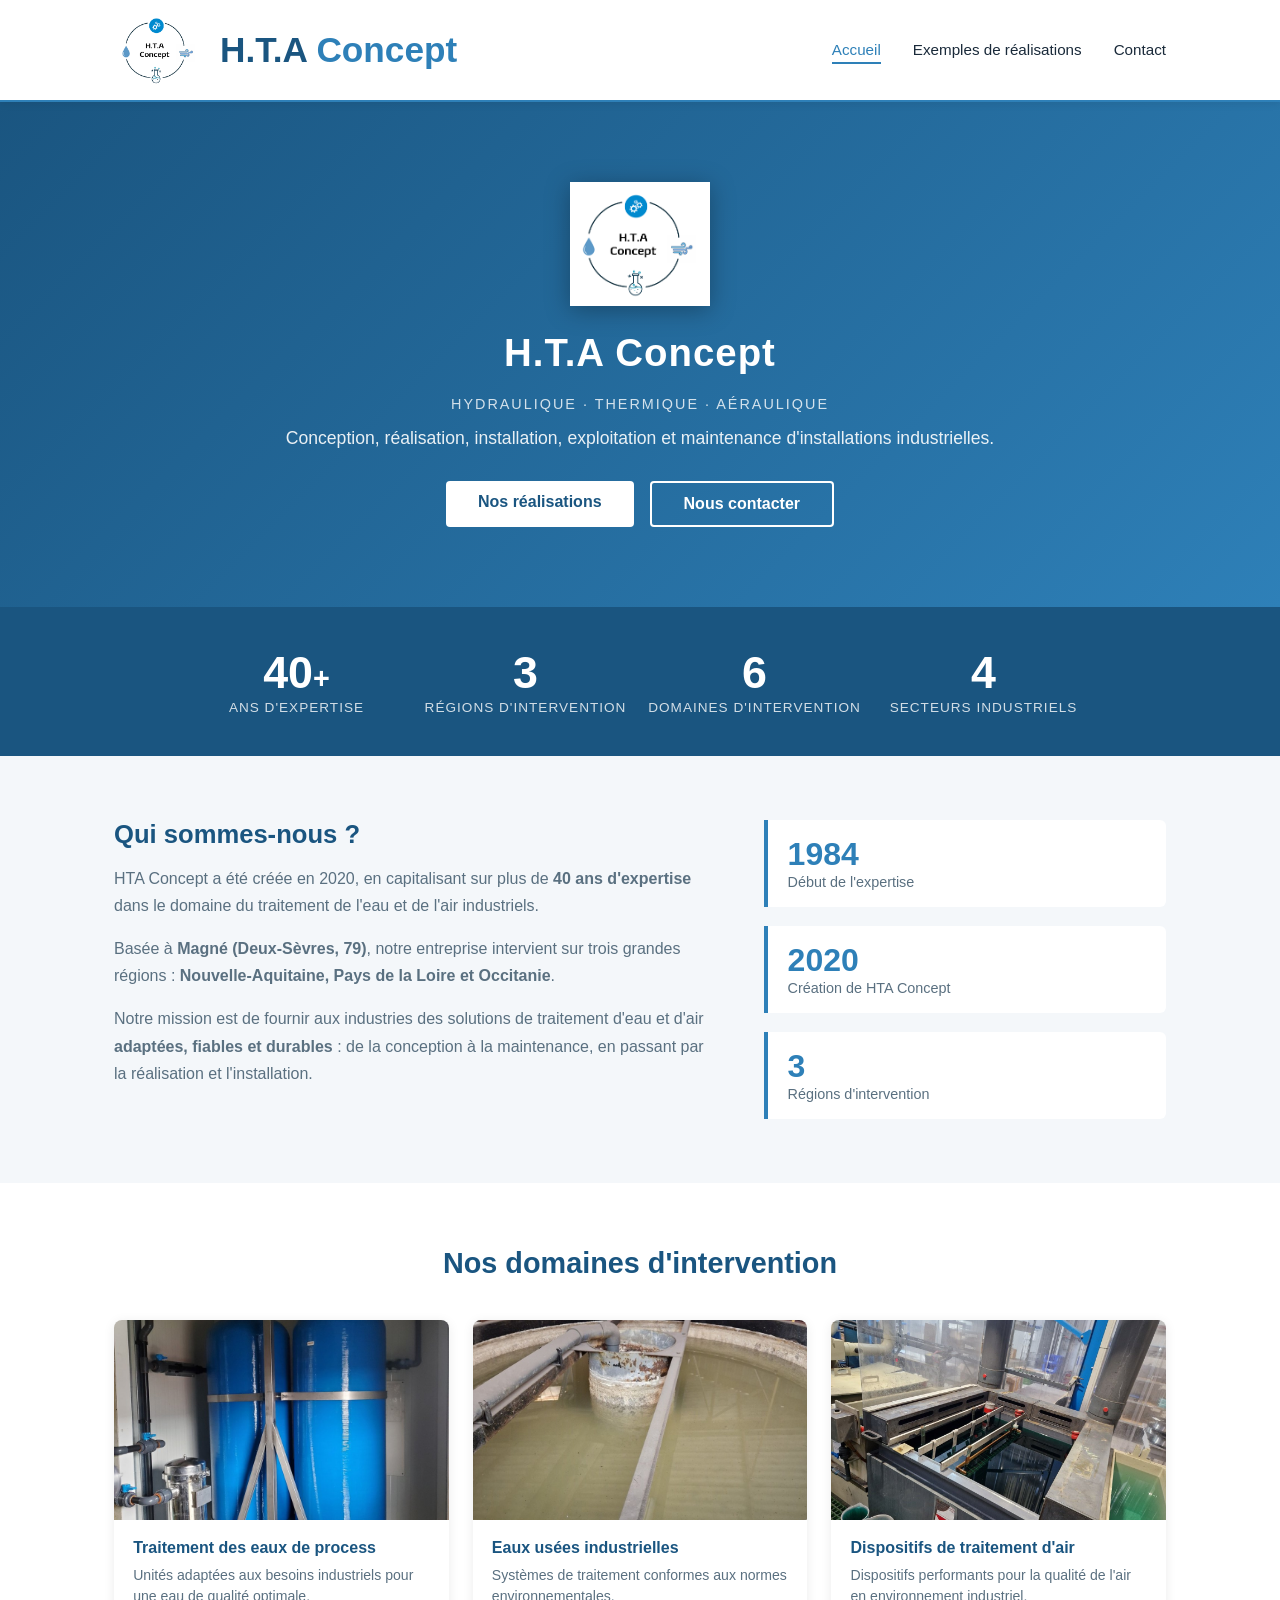
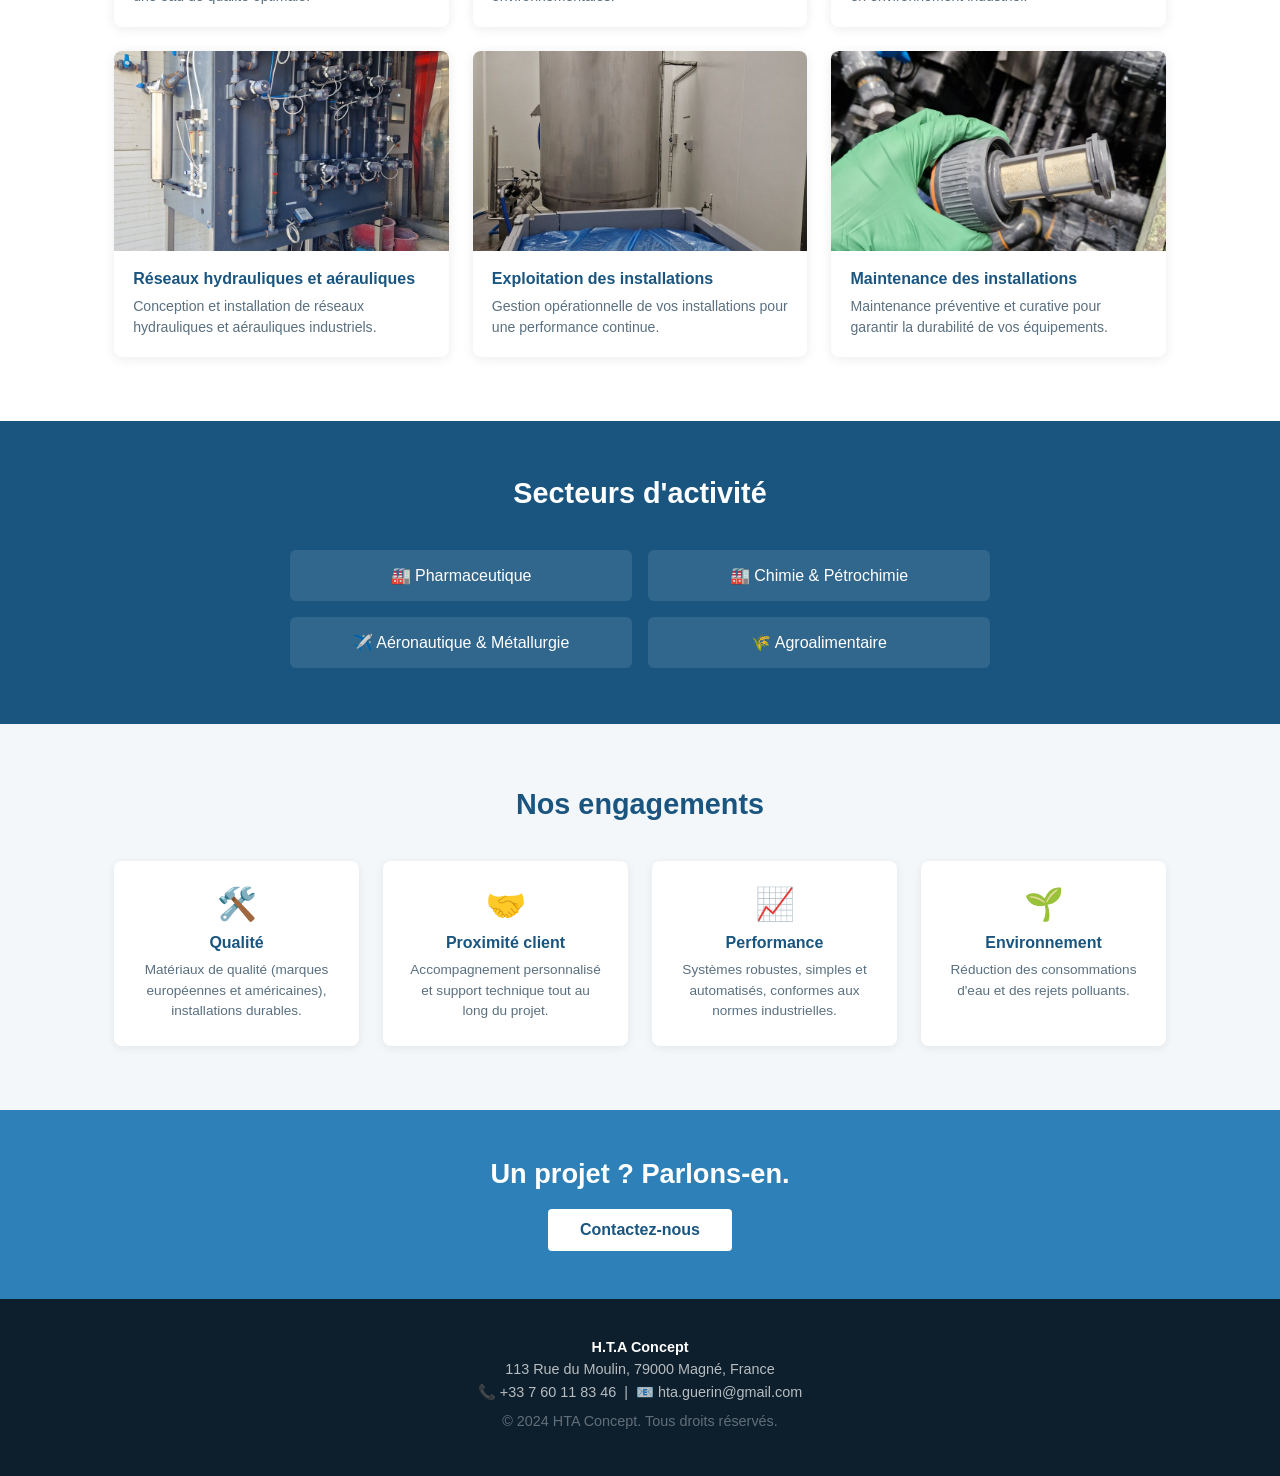
<file: index.html>
<!DOCTYPE html>
<html lang="fr">
<head>
  <meta charset="UTF-8" />
  <meta name="viewport" content="width=device-width, initial-scale=1.0" />
  <title>HTA Concept – Traitement de l'eau et de l'air</title>
  <link rel="stylesheet" href="css/style.css" />
</head>
<body>

  <nav class="navbar">
    <div class="nav-inner">
      <a href="index.html" class="nav-logo">
        <img src="images/image1.png" alt="HTA Concept logo" class="nav-logo-img" />
        <span class="nav-logo-text">H.T.A <span>Concept</span></span>
      </a>
      <ul class="nav-links">
        <li><a href="index.html" class="active">Accueil</a></li>
        <li><a href="services.html">Exemples de réalisations</a></li>
        <li><a href="contact.html">Contact</a></li>
      </ul>
      <button class="burger" onclick="toggleMenu()">☰</button>
    </div>
  </nav>

  <!-- HERO -->
  <section class="hero">
    <div class="hero-content">
      <img src="images/image1.png" alt="HTA Concept" class="hero-logo" />
      <h1 class="hero-title">H.T.A Concept</h1>
      <p class="hero-eyebrow">Hydraulique · Thermique · Aéraulique</p>
      <p class="hero-sub">Conception, réalisation, installation, exploitation et maintenance d'installations industrielles.</p>
      <div class="hero-cta">
        <a href="services.html" class="btn-primary">Nos réalisations</a>
        <a href="contact.html" class="btn-outline">Nous contacter</a>
      </div>
    </div>
  </section>

  <!-- CHIFFRES CLÉS -->
  <section class="stats">
    <div class="stats-grid">
      <div class="stat-card">
        <span class="stat-num">40<span class="stat-plus">+</span></span>
        <span class="stat-label">Ans d'expertise</span>
      </div>
      <div class="stat-card">
        <span class="stat-num">3</span>
        <span class="stat-label">Régions d'intervention</span>
      </div>
      <div class="stat-card">
        <span class="stat-num">6</span>
        <span class="stat-label">Domaines d'intervention</span>
      </div>
      <div class="stat-card">
        <span class="stat-num">4</span>
        <span class="stat-label">Secteurs industriels</span>
      </div>
    </div>
  </section>

  <!-- QUI SOMMES NOUS (ex À propos fusionné) -->
  <section class="about-section section-light">
    <div class="container about-grid">
      <div class="about-text">
        <h2>Qui sommes-nous ?</h2>
        <p>HTA Concept a été créée en 2020, en capitalisant sur plus de <strong>40 ans d'expertise</strong> dans le domaine du traitement de l'eau et de l'air industriels.</p>
        <p>Basée à <strong>Magné (Deux-Sèvres, 79)</strong>, notre entreprise intervient sur trois grandes régions : <strong>Nouvelle-Aquitaine, Pays de la Loire et Occitanie</strong>.</p>
        <p>Notre mission est de fournir aux industries des solutions de traitement d'eau et d'air <strong>adaptées, fiables et durables</strong> : de la conception à la maintenance, en passant par la réalisation et l'installation.</p>
      </div>
      <div class="about-facts">
        <div class="fact-item">
          <span class="fact-year">1984</span>
          <span class="fact-desc">Début de l'expertise</span>
        </div>
        <div class="fact-item">
          <span class="fact-year">2020</span>
          <span class="fact-desc">Création de HTA Concept</span>
        </div>
        <div class="fact-item">
          <span class="fact-year">3</span>
          <span class="fact-desc">Régions d'intervention</span>
        </div>
      </div>
    </div>
  </section>

  <!-- DOMAINES AVEC PHOTOS -->
  <section class="domains">
    <div class="container">
      <h2 class="section-title">Nos domaines d'intervention</h2>
      <div class="domains-grid">

        <div class="domain-card">
          <div class="domain-photo-wrap">
            <img src="images/image3.jpeg" alt="Traitement des eaux de process" class="domain-photo" draggable="false" />
          </div>
          <div class="domain-body">
            <h3>Traitement des eaux de process</h3>
            <p>Unités adaptées aux besoins industriels pour une eau de qualité optimale.</p>
          </div>
        </div>

        <div class="domain-card">
          <div class="domain-photo-wrap">
            <img src="images/image5.jpeg" alt="Eaux usées industrielles" class="domain-photo" draggable="false" />
          </div>
          <div class="domain-body">
            <h3>Eaux usées industrielles</h3>
            <p>Systèmes de traitement conformes aux normes environnementales.</p>
          </div>
        </div>

        <div class="domain-card">
          <div class="domain-photo-wrap">
            <img src="images/image7.jpeg" alt="Traitement d'air" class="domain-photo" draggable="false" />
          </div>
          <div class="domain-body">
            <h3>Dispositifs de traitement d'air</h3>
            <p>Dispositifs performants pour la qualité de l'air en environnement industriel.</p>
          </div>
        </div>

        <div class="domain-card">
          <div class="domain-photo-wrap">
            <img src="images/image8.jpeg" alt="Réseau hydraulique" class="domain-photo" draggable="false" />
          </div>
          <div class="domain-body">
            <h3>Réseaux hydrauliques et aérauliques</h3>
            <p>Conception et installation de réseaux hydrauliques et aérauliques industriels.</p>
          </div>
        </div>

        <div class="domain-card">
          <div class="domain-photo-wrap">
            <img src="images/image4.jpeg" alt="Exploitation des installations" class="domain-photo" draggable="false" />
          </div>
          <div class="domain-body">
            <h3>Exploitation des installations</h3>
            <p>Gestion opérationnelle de vos installations pour une performance continue.</p>
          </div>
        </div>

        <div class="domain-card">
          <div class="domain-photo-wrap">
            <img src="images/image6.jpeg" alt="Maintenance des installations" class="domain-photo" draggable="false" />
          </div>
          <div class="domain-body">
            <h3>Maintenance des installations</h3>
            <p>Maintenance préventive et curative pour garantir la durabilité de vos équipements.</p>
          </div>
        </div>

      </div>
    </div>
  </section>

  <!-- SECTEURS -->
  <section class="sectors">
    <div class="container">
      <h2 class="section-title light">Secteurs d'activité</h2>
      <div class="sectors-grid">
        <div class="sector-item">🏭 Pharmaceutique</div>
        <div class="sector-item">🏭 Chimie & Pétrochimie</div>
        <div class="sector-item">✈️ Aéronautique & Métallurgie</div>
        <div class="sector-item">🌾 Agroalimentaire</div>
      </div>
    </div>
  </section>

  <!-- VALEURS -->
  <section class="values section-light">
    <div class="container">
      <h2 class="section-title">Nos engagements</h2>
      <div class="values-grid">
        <div class="value-card">
          <span class="value-icon">🛠️</span>
          <h3>Qualité</h3>
          <p>Matériaux de qualité (marques européennes et américaines), installations durables.</p>
        </div>
        <div class="value-card">
          <span class="value-icon">🤝</span>
          <h3>Proximité client</h3>
          <p>Accompagnement personnalisé et support technique tout au long du projet.</p>
        </div>
        <div class="value-card">
          <span class="value-icon">📈</span>
          <h3>Performance</h3>
          <p>Systèmes robustes, simples et automatisés, conformes aux normes industrielles.</p>
        </div>
        <div class="value-card">
          <span class="value-icon">🌱</span>
          <h3>Environnement</h3>
          <p>Réduction des consommations d'eau et des rejets polluants.</p>
        </div>
      </div>
    </div>
  </section>

  <!-- CTA -->
  <section class="cta-band">
    <div class="container cta-inner">
      <h2>Un projet ? Parlons-en.</h2>
      <a href="contact.html" class="btn-primary">Contactez-nous</a>
    </div>
  </section>

  <footer class="footer">
    <div class="container footer-inner">
      <p class="footer-name">H.T.A Concept</p>
      <p>113 Rue du Moulin, 79000 Magné, France</p>
      <p>📞 +33 7 60 11 83 46 &nbsp;|&nbsp; 📧 hta.guerin@gmail.com</p>
      <p class="footer-copy">© 2024 HTA Concept. Tous droits réservés.</p>
    </div>
  </footer>

  <script src="js/main.js"></script>
</body>
</html>
</file>
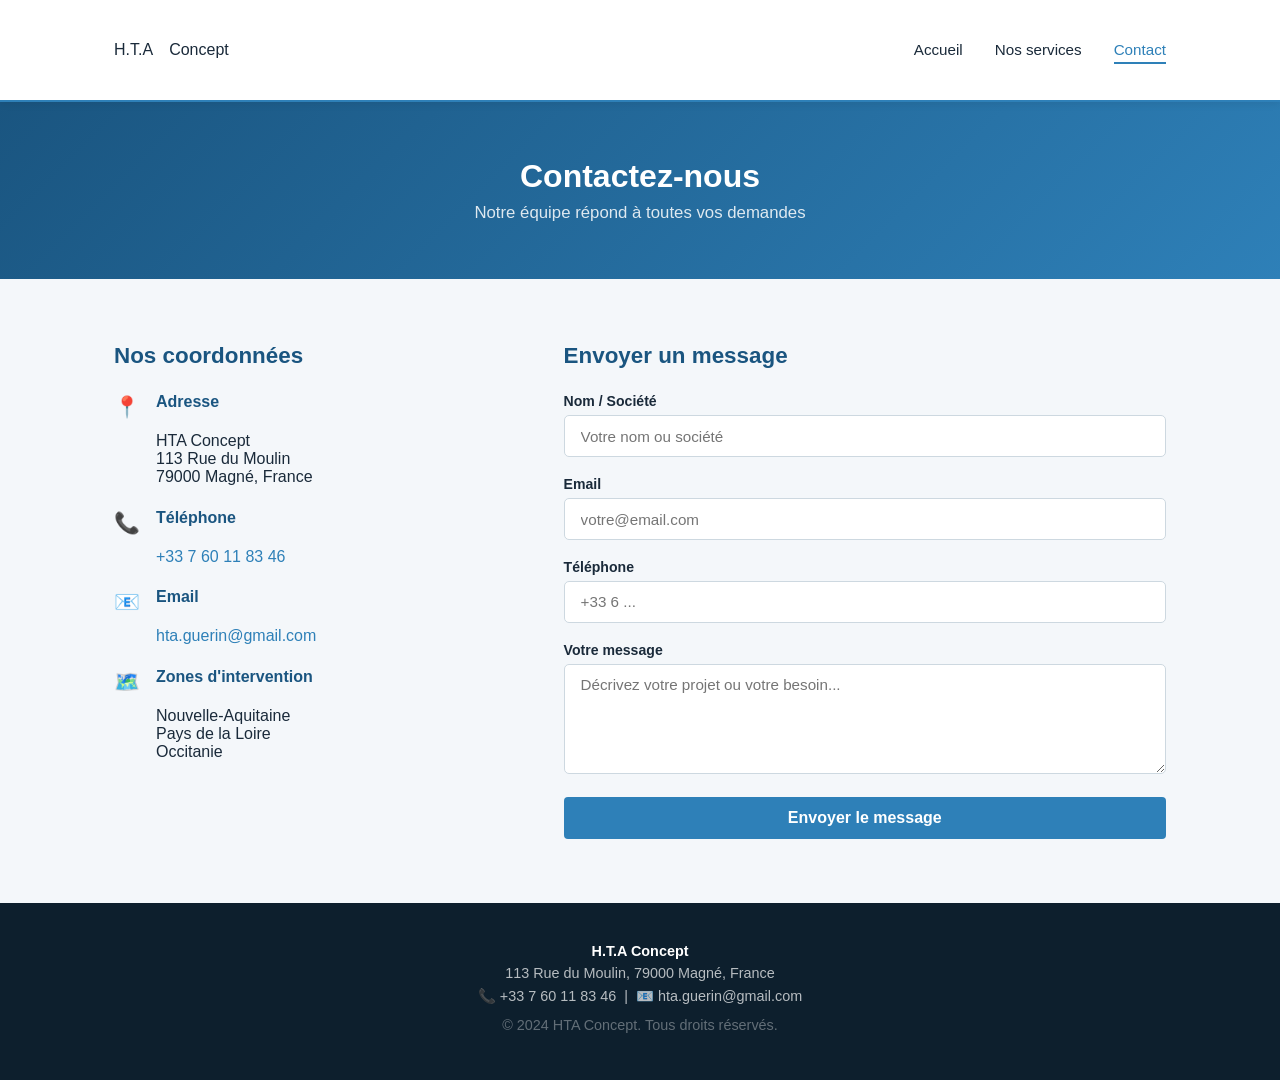
<file: contact.html>
<!DOCTYPE html>
<html lang="fr">
<head>
  <meta charset="UTF-8" />
  <meta name="viewport" content="width=device-width, initial-scale=1.0" />
  <title>Contact – HTA Concept</title>
  <link rel="stylesheet" href="css/style.css" />
</head>
<body>

  <nav class="navbar">
    <div class="nav-inner">
      <a href="index.html" class="nav-logo">H.T.A <span>Concept</span></a>
      <ul class="nav-links">
        <li><a href="index.html">Accueil</a></li>
        
        <li><a href="services.html">Nos services</a></li>
        <li><a href="contact.html" class="active">Contact</a></li>
      </ul>
      <button class="burger" onclick="toggleMenu()">☰</button>
    </div>
  </nav>

  <section class="page-hero">
    <div class="container">
      <h1>Contactez-nous</h1>
      <p>Notre équipe répond à toutes vos demandes</p>
    </div>
  </section>

  <section class="contact-section section-light">
    <div class="container contact-grid">

      <div class="contact-info">
        <h2>Nos coordonnées</h2>
        <div class="contact-item">
          <span class="contact-icon">📍</span>
          <div>
            <strong>Adresse</strong><br>
            HTA Concept<br>
            113 Rue du Moulin<br>
            79000 Magné, France
          </div>
        </div>
        <div class="contact-item">
          <span class="contact-icon">📞</span>
          <div>
            <strong>Téléphone</strong><br>
            <a href="tel:+33760118346">+33 7 60 11 83 46</a>
          </div>
        </div>
        <div class="contact-item">
          <span class="contact-icon">📧</span>
          <div>
            <strong>Email</strong><br>
            <a href="mailto:hta.guerin@gmail.com">hta.guerin@gmail.com</a>
          </div>
        </div>
        <div class="contact-item">
          <span class="contact-icon">🗺️</span>
          <div>
            <strong>Zones d'intervention</strong><br>
            Nouvelle-Aquitaine<br>
            Pays de la Loire<br>
            Occitanie
          </div>
        </div>
      </div>

      <div class="contact-form">
        <h2>Envoyer un message</h2>
        <form action="mailto:hta.guerin@gmail.com" method="post" enctype="text/plain">
          <div class="form-group">
            <label for="nom">Nom / Société</label>
            <input type="text" id="nom" name="nom" placeholder="Votre nom ou société" required />
          </div>
          <div class="form-group">
            <label for="email">Email</label>
            <input type="email" id="email" name="email" placeholder="votre@email.com" required />
          </div>
          <div class="form-group">
            <label for="tel">Téléphone</label>
            <input type="tel" id="tel" name="tel" placeholder="+33 6 ..." />
          </div>
          <div class="form-group">
            <label for="message">Votre message</label>
            <textarea id="message" name="message" rows="5" placeholder="Décrivez votre projet ou votre besoin..." required></textarea>
          </div>
          <button type="submit" class="btn-primary">Envoyer le message</button>
        </form>
      </div>

    </div>
  </section>

  <footer class="footer">
    <div class="container footer-inner">
      <p class="footer-name">H.T.A Concept</p>
      <p>113 Rue du Moulin, 79000 Magné, France</p>
      <p>📞 +33 7 60 11 83 46 &nbsp;|&nbsp; 📧 hta.guerin@gmail.com</p>
      <p class="footer-copy">© 2024 HTA Concept. Tous droits réservés.</p>
    </div>
  </footer>

  <script src="js/main.js"></script>
</body>
</html>
</file>
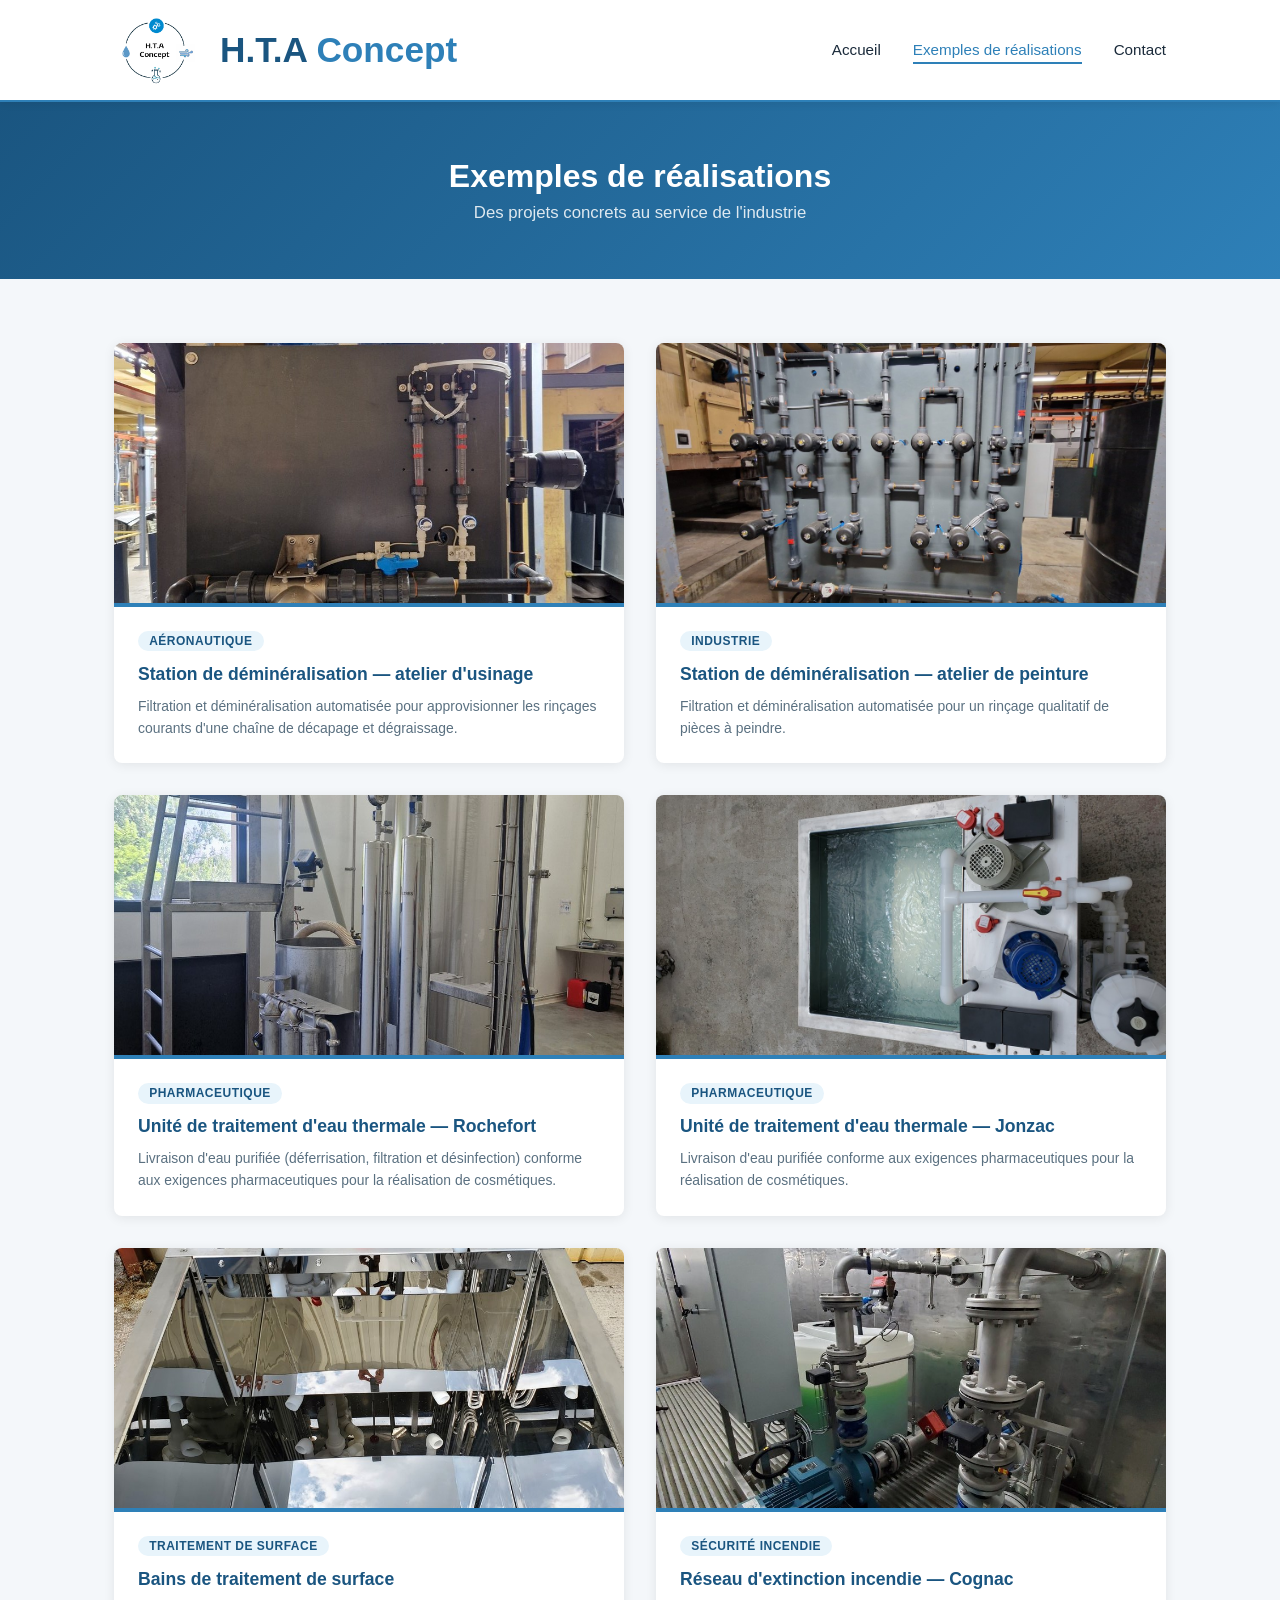
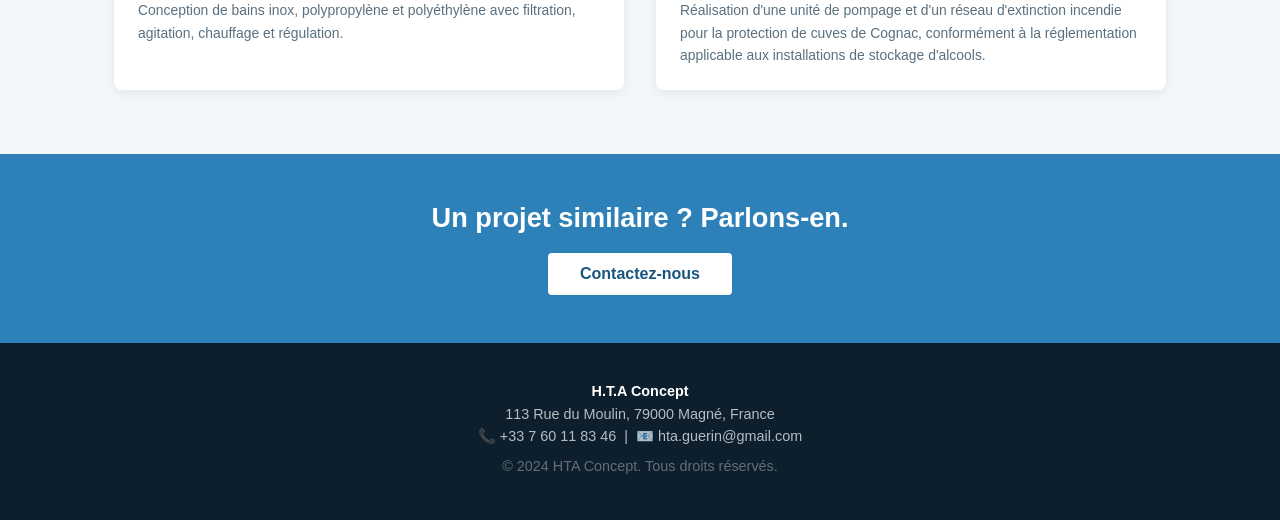
<file: services.html>
<!DOCTYPE html>
<html lang="fr">
<head>
  <meta charset="UTF-8" />
  <meta name="viewport" content="width=device-width, initial-scale=1.0" />
  <title>Exemples de réalisations – HTA Concept</title>
  <link rel="stylesheet" href="css/style.css" />
</head>
<body>

  <nav class="navbar">
    <div class="nav-inner">
      <a href="index.html" class="nav-logo">
        <img src="images/image1.png" alt="HTA Concept logo" class="nav-logo-img" />
        <span class="nav-logo-text">H.T.A <span>Concept</span></span>
      </a>
      <ul class="nav-links">
        <li><a href="index.html">Accueil</a></li>
        <li><a href="services.html" class="active">Exemples de réalisations</a></li>
        <li><a href="contact.html">Contact</a></li>
      </ul>
      <button class="burger" onclick="toggleMenu()">☰</button>
    </div>
  </nav>

  <section class="page-hero">
    <div class="container">
      <h1>Exemples de réalisations</h1>
      <p>Des projets concrets au service de l'industrie</p>
    </div>
  </section>

  <section class="realisations section-light">
    <div class="container">
      <div class="real-grid">

        <div class="real-card">
          <div class="real-photo-wrap">
            <img src="images/image9.jpeg" alt="Station déminéralisation aéronautique" class="real-photo" draggable="false" />
          </div>
          <div class="real-body">
            <div class="real-tag">Aéronautique</div>
            <h3>Station de déminéralisation — atelier d'usinage</h3>
            <p>Filtration et déminéralisation automatisée pour approvisionner les rinçages courants d'une chaîne de décapage et dégraissage.</p>
          </div>
        </div>

        <div class="real-card">
          <div class="real-photo-wrap">
            <img src="images/image10.jpeg" alt="Station déminéralisation peinture" class="real-photo" draggable="false" />
          </div>
          <div class="real-body">
            <div class="real-tag">Industrie</div>
            <h3>Station de déminéralisation — atelier de peinture</h3>
            <p>Filtration et déminéralisation automatisée pour un rinçage qualitatif de pièces à peindre.</p>
          </div>
        </div>

        <div class="real-card">
          <div class="real-photo-wrap">
            <img src="images/image12.jpeg" alt="Eau thermale Rochefort" class="real-photo" draggable="false" />
          </div>
          <div class="real-body">
            <div class="real-tag">Pharmaceutique</div>
            <h3>Unité de traitement d'eau thermale — Rochefort</h3>
            <p>Livraison d'eau purifiée (déferrisation, filtration et désinfection) conforme aux exigences pharmaceutiques pour la réalisation de cosmétiques.</p>
          </div>
        </div>

        <div class="real-card">
          <div class="real-photo-wrap">
            <img src="images/image13.jpeg" alt="Eau thermale Jonzac" class="real-photo" draggable="false" />
          </div>
          <div class="real-body">
            <div class="real-tag">Pharmaceutique</div>
            <h3>Unité de traitement d'eau thermale — Jonzac</h3>
            <p>Livraison d'eau purifiée conforme aux exigences pharmaceutiques pour la réalisation de cosmétiques.</p>
          </div>
        </div>

        <div class="real-card">
          <div class="real-photo-wrap">
            <img src="images/image14.jpeg" alt="Bains traitement de surface" class="real-photo" draggable="false" />
          </div>
          <div class="real-body">
            <div class="real-tag">Traitement de surface</div>
            <h3>Bains de traitement de surface</h3>
            <p>Conception de bains inox, polypropylène et polyéthylène avec filtration, agitation, chauffage et régulation.</p>
          </div>
        </div>

        <div class="real-card">
          <div class="real-photo-wrap">
            <img src="images/image15.jpeg" alt="Réseau incendie Cognac" class="real-photo" draggable="false" />
          </div>
          <div class="real-body">
            <div class="real-tag">Sécurité incendie</div>
            <h3>Réseau d'extinction incendie — Cognac</h3>
            <p>Réalisation d'une unité de pompage et d'un réseau d'extinction incendie pour la protection de cuves de Cognac, conformément à la réglementation applicable aux installations de stockage d'alcools.</p>
          </div>
        </div>

      </div>
    </div>
  </section>

  <section class="cta-band">
    <div class="container cta-inner">
      <h2>Un projet similaire ? Parlons-en.</h2>
      <a href="contact.html" class="btn-primary">Contactez-nous</a>
    </div>
  </section>

  <footer class="footer">
    <div class="container footer-inner">
      <p class="footer-name">H.T.A Concept</p>
      <p>113 Rue du Moulin, 79000 Magné, France</p>
      <p>📞 +33 7 60 11 83 46 &nbsp;|&nbsp; 📧 hta.guerin@gmail.com</p>
      <p class="footer-copy">© 2024 HTA Concept. Tous droits réservés.</p>
    </div>
  </footer>

  <script src="js/main.js"></script>
</body>
</html>
</file>
<file: css/style.css>
/* ===== RESET & BASE ===== */
*, *::before, *::after { box-sizing: border-box; margin: 0; padding: 0; }
html { scroll-behavior: smooth; }
body { font-family: 'Segoe UI', Arial, sans-serif; color: #1a2a3a; background: #fff; }
a { text-decoration: none; color: inherit; }
img { max-width: 100%; display: block; }

/* ===== VARIABLES ===== */
:root {
  --blue:     #2e80b8;
  --blue-dark:#1a5580;
  --blue-light:#e8f4fb;
  --white:    #ffffff;
  --grey:     #f4f7fa;
  --text:     #1a2a3a;
  --muted:    #5a7080;
}

/* ===== NAVBAR ===== */
.navbar {
  position: sticky; top: 0; z-index: 100;
  background: var(--white);
  border-bottom: 2px solid var(--blue);
  box-shadow: 0 2px 8px rgba(0,0,0,0.07);
}
.nav-inner {
  max-width: 1100px; margin: 0 auto;
  display: flex; align-items: center; justify-content: space-between;
  padding: 0 1.5rem; height: 100px;
}
.nav-logo { display: flex; align-items: center; gap: 1rem; text-decoration: none; }
.nav-logo-img { height: 80px; width: auto; }
.nav-logo-text { font-size: 2.2rem; font-weight: 700; color: var(--blue-dark); }
.nav-logo-text span { color: var(--blue); }
.nav-links { list-style: none; display: flex; gap: 2rem; }
.nav-links a { font-size: 0.95rem; font-weight: 500; color: var(--text); padding: 4px 0; border-bottom: 2px solid transparent; transition: all .2s; }
.nav-links a:hover, .nav-links a.active { color: var(--blue); border-bottom-color: var(--blue); }
.burger { display: none; background: none; border: none; font-size: 1.5rem; cursor: pointer; color: var(--blue-dark); }

/* ===== HERO ===== */
.hero {
  background: linear-gradient(135deg, var(--blue-dark) 0%, var(--blue) 100%);
  color: var(--white); padding: 5rem 1.5rem;
  text-align: center;
}
.hero-content { max-width: 800px; margin: 0 auto; }
.hero-logo { width: 140px; height: auto; margin: 0 auto 1.5rem; filter: drop-shadow(0 4px 12px rgba(0,0,0,0.3)); }
.hero-title { font-size: 3.5rem; font-weight: 800; color: var(--white); margin-bottom: .5rem; letter-spacing: 1px; }
.hero-eyebrow { font-size: 0.9rem; letter-spacing: 2px; text-transform: uppercase; opacity: 0.8; margin-bottom: 1rem; }
.hero h1 { font-size: 2.4rem; font-weight: 700; line-height: 1.2; margin-bottom: 1.2rem; }
.hero-sub { font-size: 1.1rem; opacity: 0.9; margin-bottom: 2rem; }
.hero-cta { display: flex; gap: 1rem; justify-content: center; flex-wrap: wrap; }

/* ===== BUTTONS ===== */
.btn-primary {
  display: inline-block; background: var(--white); color: var(--blue-dark);
  padding: .75rem 2rem; border-radius: 4px; font-weight: 600;
  transition: all .2s;
}
.btn-primary:hover { background: var(--blue-light); }
.btn-outline {
  display: inline-block; border: 2px solid var(--white); color: var(--white);
  padding: .75rem 2rem; border-radius: 4px; font-weight: 600;
  transition: all .2s;
}
.btn-outline:hover { background: rgba(255,255,255,0.15); }

/* ===== STATS ===== */
.stats { background: var(--blue-dark); padding: 2.5rem 1.5rem; }
.stats-grid { max-width: 900px; margin: 0 auto; display: grid; grid-template-columns: repeat(4, 1fr); gap: 1rem; text-align: center; }
.stat-card { color: var(--white); }
.stat-num { display: block; font-size: 2.8rem; font-weight: 700; color: var(--white); }
.stat-plus { font-size: 1.8rem; }
.stat-label { font-size: 0.85rem; opacity: 0.8; text-transform: uppercase; letter-spacing: 1px; }

/* ===== SECTIONS ===== */
.section-light { background: var(--grey); }
.container { max-width: 1100px; margin: 0 auto; padding: 0 1.5rem; }
.section-title { font-size: 1.8rem; font-weight: 700; color: var(--blue-dark); text-align: center; margin-bottom: 2.5rem; }
.section-title.light { color: var(--white); }

/* ===== ABOUT (fusionné accueil) ===== */
.about-section { padding: 4rem 1.5rem; }
.about-grid { display: grid; grid-template-columns: 1.5fr 1fr; gap: 3rem; align-items: start; }
.about-text h2 { font-size: 1.6rem; color: var(--blue-dark); margin-bottom: 1rem; }
.about-text p { color: var(--muted); line-height: 1.7; margin-bottom: 1rem; }
.about-facts { display: flex; flex-direction: column; gap: 1.2rem; }
.fact-item { background: var(--white); border-left: 4px solid var(--blue); padding: 1rem 1.2rem; border-radius: 0 6px 6px 0; }
.fact-year { display: block; font-size: 2rem; font-weight: 700; color: var(--blue); }
.fact-desc { font-size: 0.9rem; color: var(--muted); }

/* ===== DOMAINS WITH PHOTOS ===== */
.domains { padding: 4rem 1.5rem; }
.domains-grid { display: grid; grid-template-columns: repeat(3, 1fr); gap: 1.5rem; }
.domain-card {
  background: var(--white); border-radius: 8px; overflow: hidden;
  box-shadow: 0 2px 12px rgba(0,0,0,0.08); transition: transform .2s;
}
.domain-card:hover { transform: translateY(-4px); }
.domain-photo {
  width: 100%; height: 200px; object-fit: cover;
  /* Protection photos : pas de clic droit via JS */
  pointer-events: none;
  user-select: none;
  -webkit-user-drag: none;
}
.domain-photo-wrap { overflow: hidden; position: relative; height: 200px; }
.domain-photo-wrap::after {
  content: ''; position: absolute; inset: 0;
  background: transparent;
}
.domain-body { padding: 1.2rem; }
.domain-body h3 { font-size: 1rem; font-weight: 600; color: var(--blue-dark); margin-bottom: .5rem; }
.domain-body p { font-size: 0.88rem; color: var(--muted); line-height: 1.5; }

/* ===== SECTORS ===== */
.sectors { background: var(--blue-dark); padding: 3.5rem 1.5rem; }
.sectors-grid { display: grid; grid-template-columns: repeat(2,1fr); gap: 1rem; max-width: 700px; margin: 0 auto; }
.sector-item { background: rgba(255,255,255,0.1); color: var(--white); padding: 1rem 1.5rem; border-radius: 6px; font-weight: 500; text-align: center; }

/* ===== VALUES ===== */
.values { padding: 4rem 1.5rem; }
.values-grid { display: grid; grid-template-columns: repeat(4,1fr); gap: 1.5rem; }
.value-card { background: var(--white); border-radius: 8px; padding: 1.5rem; text-align: center; box-shadow: 0 2px 10px rgba(0,0,0,0.07); }
.value-icon { font-size: 2rem; display: block; margin-bottom: .7rem; }
.value-card h3 { font-size: 1rem; color: var(--blue-dark); margin-bottom: .5rem; font-weight: 600; }
.value-card p { font-size: 0.85rem; color: var(--muted); line-height: 1.5; }

/* ===== CTA BAND ===== */
.cta-band { background: var(--blue); padding: 3rem 1.5rem; text-align: center; }
.cta-inner h2 { color: var(--white); font-size: 1.7rem; margin-bottom: 1.2rem; }

/* ===== PAGE HERO ===== */
.page-hero { background: linear-gradient(135deg, var(--blue-dark), var(--blue)); color: var(--white); padding: 3.5rem 1.5rem; text-align: center; }
.page-hero h1 { font-size: 2rem; font-weight: 700; margin-bottom: .5rem; }
.page-hero p { opacity: 0.85; font-size: 1.05rem; }

/* ===== REALISATIONS ===== */
.realisations { padding: 4rem 1.5rem; }
.real-grid { display: grid; grid-template-columns: repeat(2,1fr); gap: 2rem; }
.real-card { background: var(--white); border-radius: 8px; overflow: hidden; box-shadow: 0 2px 12px rgba(0,0,0,0.08); }
.real-photo-wrap { width: 100%; height: 260px; overflow: hidden; }
.real-photo { width: 100%; height: 100%; object-fit: cover; pointer-events: none; user-select: none; -webkit-user-drag: none; }
.real-body { padding: 1.5rem; border-top: 4px solid var(--blue); }
.real-tag { display: inline-block; background: var(--blue-light); color: var(--blue-dark); font-size: 0.75rem; font-weight: 600; padding: .2rem .7rem; border-radius: 20px; margin-bottom: .8rem; text-transform: uppercase; letter-spacing: .5px; }
.real-card h3 { font-size: 1.1rem; color: var(--blue-dark); margin-bottom: .6rem; font-weight: 600; }
.real-card p { font-size: 0.87rem; color: var(--muted); line-height: 1.6; }

/* ===== SOLUTIONS ===== */
.solutions { padding: 4rem 1.5rem; background: var(--white); }
.solutions-grid { display: grid; grid-template-columns: repeat(4,1fr); gap: 1.2rem; }
.sol-card { background: var(--grey); border-radius: 8px; padding: 1.3rem; }
.sol-card h3 { font-size: 1rem; color: var(--blue-dark); font-weight: 600; margin-bottom: .5rem; }
.sol-card p { font-size: 0.85rem; color: var(--muted); line-height: 1.5; }

/* ===== CONTACT ===== */
.contact-section { padding: 4rem 1.5rem; }
.contact-grid { display: grid; grid-template-columns: 1fr 1.5fr; gap: 3rem; }
.contact-info h2, .contact-form h2 { font-size: 1.4rem; color: var(--blue-dark); margin-bottom: 1.5rem; font-weight: 700; }
.contact-item { display: flex; gap: 1rem; margin-bottom: 1.4rem; align-items: flex-start; }
.contact-icon { font-size: 1.3rem; margin-top: 2px; }
.contact-item strong { display: block; color: var(--blue-dark); margin-bottom: .2rem; }
.contact-item a { color: var(--blue); }
.form-group { margin-bottom: 1.2rem; }
.form-group label { display: block; font-size: 0.88rem; font-weight: 600; color: var(--text); margin-bottom: .4rem; }
.form-group input, .form-group textarea {
  width: 100%; padding: .7rem 1rem; border: 1.5px solid #cdd8e0; border-radius: 5px;
  font-size: 0.95rem; font-family: inherit; transition: border .2s;
  background: var(--white);
}
.form-group input:focus, .form-group textarea:focus { outline: none; border-color: var(--blue); }
.contact-form .btn-primary { background: var(--blue); color: var(--white); border: none; cursor: pointer; width: 100%; font-size: 1rem; }
.contact-form .btn-primary:hover { background: var(--blue-dark); }

/* ===== FOOTER ===== */
.footer { background: #0d1f2d; color: rgba(255,255,255,0.7); padding: 2.5rem 1.5rem; text-align: center; }
.footer-inner p { margin-bottom: .4rem; font-size: 0.9rem; }
.footer-name { font-size: 1.1rem; font-weight: 700; color: var(--white); margin-bottom: .5rem; }
.footer-copy { margin-top: .8rem; font-size: 0.8rem; opacity: .5; }

/* ===== MOBILE ===== */
@media (max-width: 768px) {
  .nav-links { display: none; flex-direction: column; position: absolute; top: 64px; left: 0; right: 0; background: var(--white); padding: 1rem 1.5rem; border-bottom: 2px solid var(--blue); gap: .8rem; }
  .nav-links.open { display: flex; }
  .burger { display: block; }
  .hero h1 { font-size: 1.7rem; }
  .stats-grid { grid-template-columns: repeat(2,1fr); }
  .about-grid, .contact-grid { grid-template-columns: 1fr; }
  .domains-grid, .real-grid, .values-grid, .solutions-grid { grid-template-columns: 1fr; }
  .sectors-grid { grid-template-columns: 1fr; }
}
</file>
